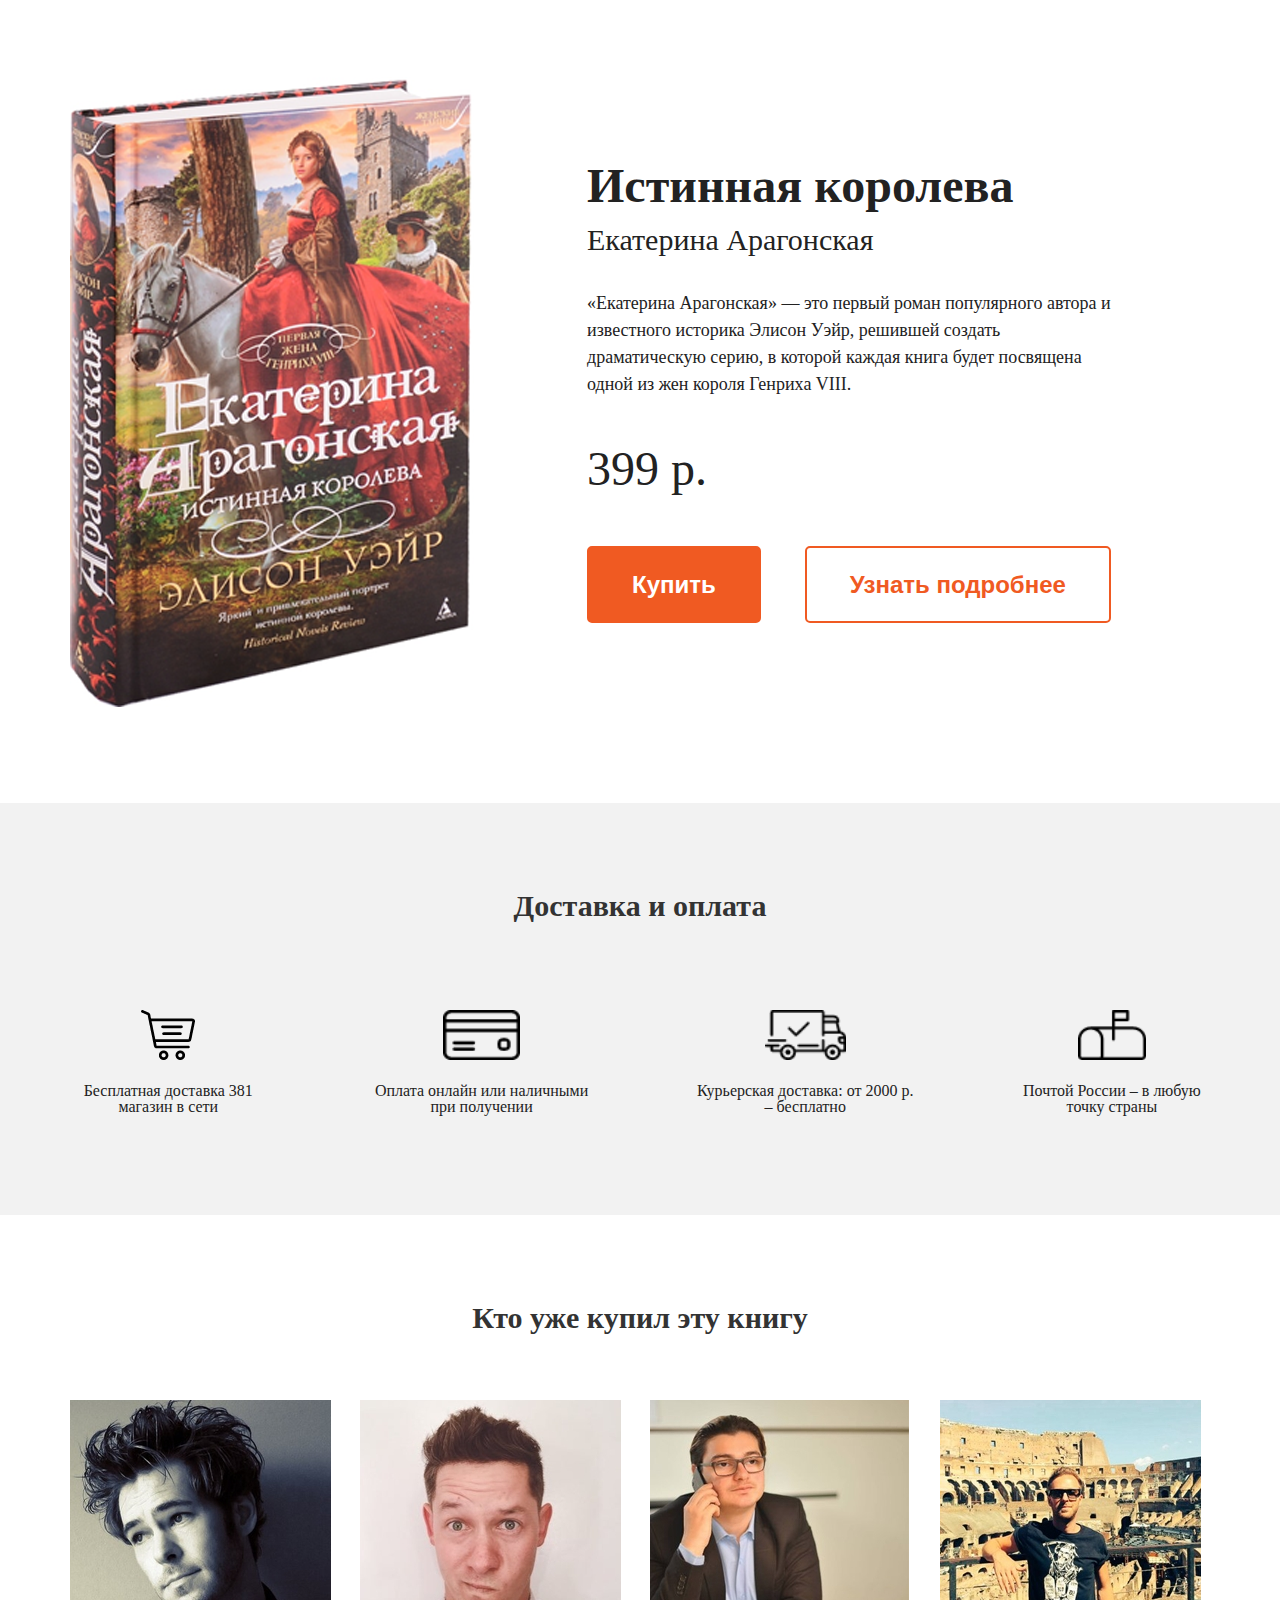
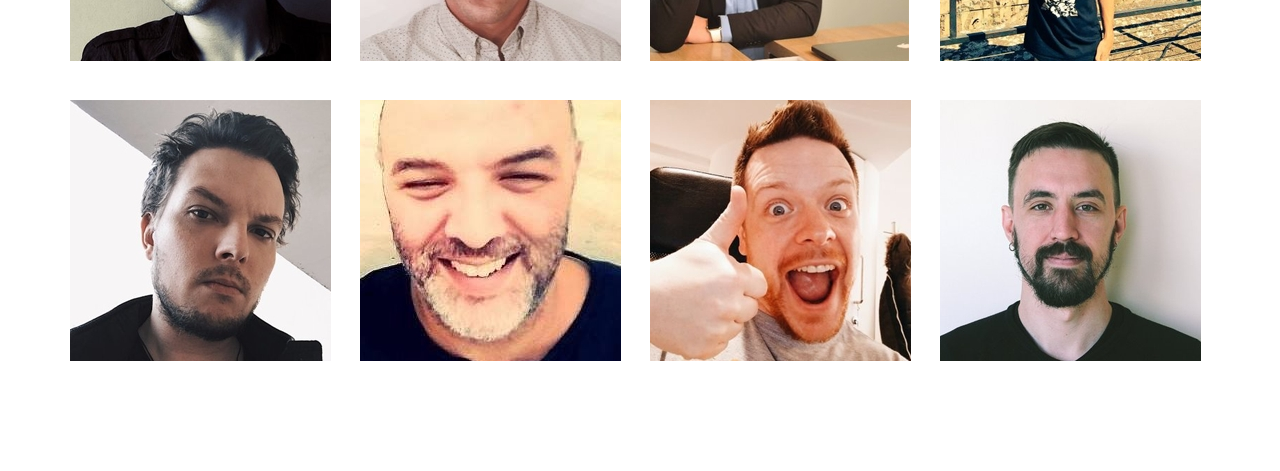
<file: maket1/src/index.html>
<!DOCTYPE html>
<html lang="en">
<head>
	<meta charset="UTF-8">
	<link rel="stylesheet" type="text/css" href="css/reset.css">
	<link rel="stylesheet" type="text/css" href="css/style.css">
	<title>Истинная королева - Екатерина Арагонская</title>
</head>
<body>
	<header class="header">
		<div class="container">
			<div class="header-img">
				<img src="img/header/book-img.png" alt="Екатерина Арагонская">
			<!-- /.header-img -->
			</div>
			<div class="header-text">

				<h1 class="header-text__title">Истинная королева</h1>
				<div class="header-text__subtitle">Екатерина Арагонская</div>
				<p class="header-text__descr">
				«Екатерина Арагонская» — это первый роман популярного автора и известного историка Элисон Уэйр, решившей создать драматическую серию, в которой каждая книга будет посвящена одной из жен короля Генриха VIII.
				</p>

				<div class="header-text__price">399 р.</div>

				<button class="button">Купить</button>
				<button class="button button-o">Узнать подробнее</button>
			</div>
			<!-- /.header-text -->
		</div>
		<!-- /.container -->
	</header>
	<!-- /.header -->

	<section class="features">
		<div class="container">
			
			<h2 class="section-title">Доставка и оплата</h2>
			
			<div class="features-block-container">
				<div class="features-block">
					<img class="features-block__img" src="img/section/cart.png" alt="Cart">
					<div class="features-block__text">Бесплатная доставка 381 магазин в сети</div>
				</div>

				<div class="features-block">
					<img class="features-block__img" src="img/section/card.png" alt="Card">
					<div class="features-block__text">Оплата онлайн или наличными при получении</div>
				</div>

				<div class="features-block">
					<img class="features-block__img" src="img/section/car.png" alt="Car">
					<div class="features-block__text">Курьерская доставка: от 2000 р. – бесплатно</div>
				</div>

				<div class="features-block">
					<img class="features-block__img" src="img/section/Mailbox.png" alt="Cartailbox">
					<div class="features-block__text">Почтой России – в любую точку страны</div>
				</div>
			</div>
				
		</div>
		<!-- /.container -->
	</section>
	<!-- /.features -->

	<section class="photo">
		<div class="container">
			
			<h2 class="section-title">Кто уже купил эту книгу</h2>

			<div class="photo-block">
				<img class="photo-block__img" src="img/section/img-1.jpg" alt="">
				<img class="photo-block__img" src="img/section/img-2.jpg" alt="">
				<img class="photo-block__img" src="img/section/img-3.jpg" alt="">
				<img class="photo-block__img" src="img/section/img-4.jpg" alt="">
				<img class="photo-block__img" src="img/section/img-8.jpg" alt="">
				<img class="photo-block__img" src="img/section/img-7.jpg" alt="">
				<img class="photo-block__img" src="img/section/img-6.jpg" alt="">
				<img class="photo-block__img" src="img/section/img-5.jpg" alt="">
			</div>

		</div>
	</section>
</html>
</file>
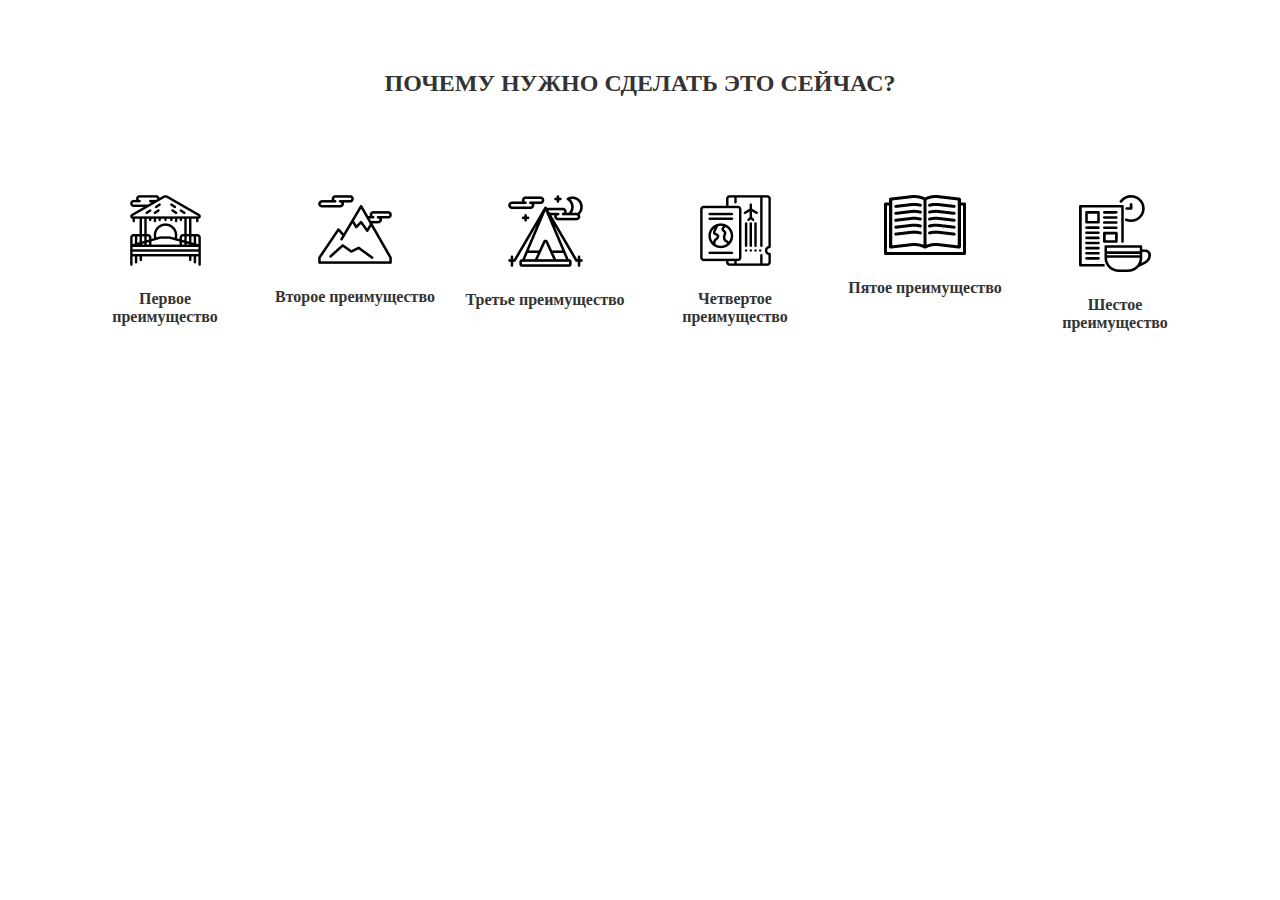
<file: maket2/src/index.html>
<!doctype html>
<html lang="en">
  <head>
    <!-- Required meta tags -->
    <meta charset="utf-8">
    <meta name="viewport" content="width=device-width, initial-scale=1, shrink-to-fit=no">

    <!-- Bootstrap CSS -->
    <link rel="stylesheet" type="text/css" href="css/bootstrap-grid.min.css">
    <link rel="stylesheet" type="text/css" href="css/style.css">

    <title>Hello, world!</title>
  </head>
  <body>
   <h1>Почему нужно сделать это сейчас?</h1>

			<div class="container">
			 <div class="row">

			   <div class="col-sm-12 col-md-6 col-lg-4 col-xl-2">
			   	<div class="container-img"><img src="img/img-1.png" alt="" ></div>     
			     <div class="container-descr">Первое преимущество</div>
			   </div>

			   <div class="col-sm-12 col-md-6 col-lg-4 col-xl-2">
			     <div class="container-img"><img src="img/img-2.png" alt="" ></div> 
			     <div class="container-descr">Второе преимущество</div>
			   </div>

			   <div class="col-sm-12 col-md-6 col-lg-4 col-xl-2">
			     <div class="container-img"><img src="img/img-3.png" alt="" ></div> 
			     <div class="container-descr">Третье преимущество</div>
			   </div>

			   <div class="col-sm-12 col-md-6 col-lg-4 col-xl-2">
			     <div class="container-img"><img src="img/img-4.png" alt="" ></div> 
			     <div class="container-descr">Четвертое преимущество</div>
			   </div>

			   <div class="col-sm-12 col-md-6 col-lg-4 col-xl-2">
			    	<div class="container-img"><img src="img/img-5.png" alt="" ></div> 
			     <div class="container-descr">Пятое преимущество</div>
			   </div>

			   <div class="col-sm-12 col-md-6 col-lg-4 col-xl-2">
			     <div class="container-img"><img src="img/img-6.png" alt="" ></div> 
			     <div class="container-descr">Шестое преимущество</div>
			   </div>

			 </div>
			</div>

  </body>
</html>
</file>
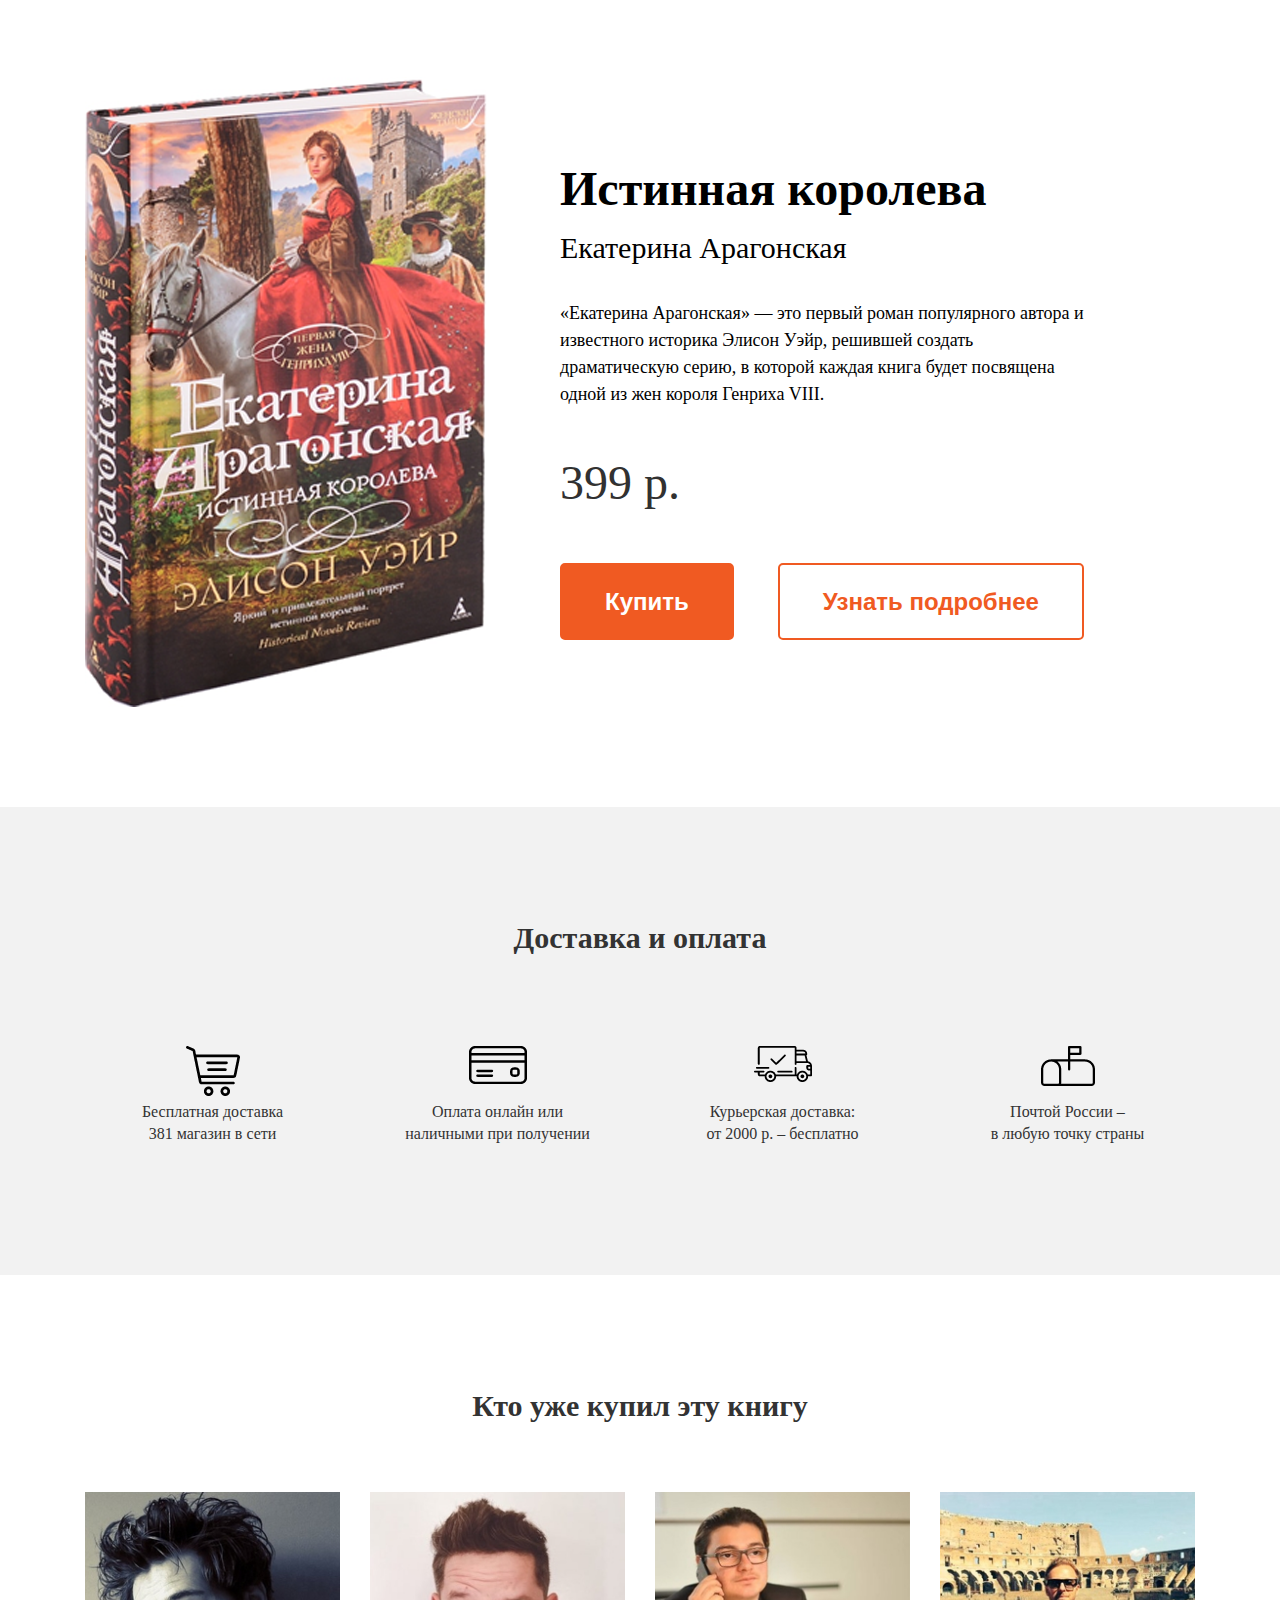
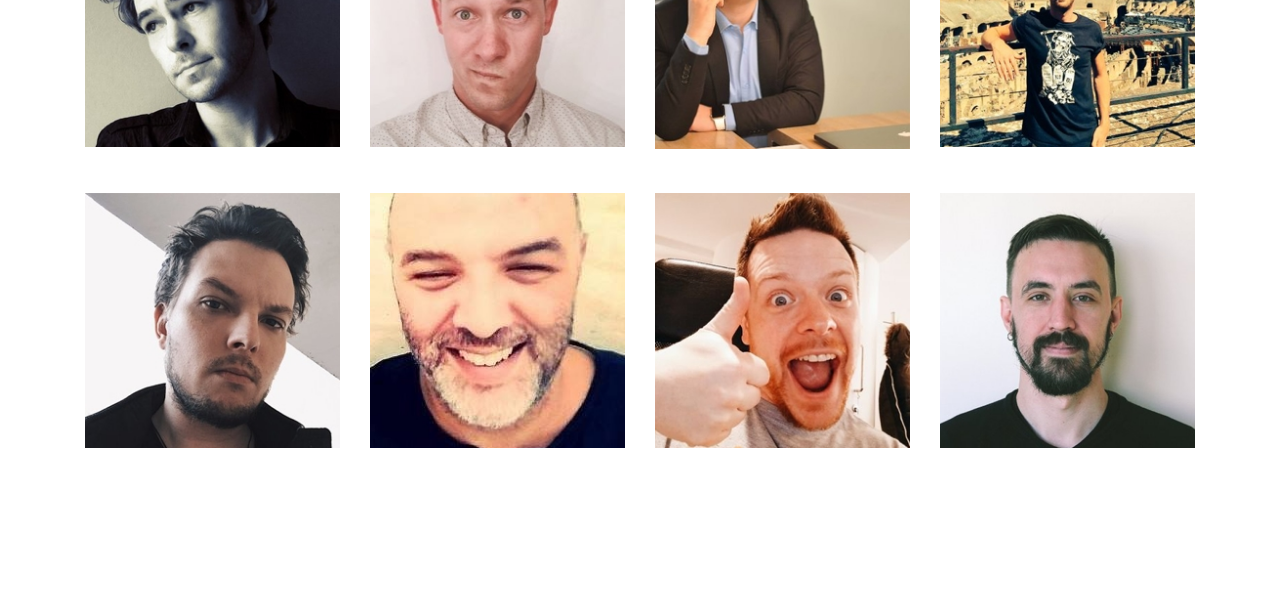
<file: maket3/src/index.html>
<!doctype html>
<html lang="en">
  <head>
    <!-- Required meta tags -->
    <meta charset="utf-8">
    <meta name="viewport" content="width=device-width, initial-scale=1, shrink-to-fit=no">

    <!-- Bootstrap CSS -->
    <link rel="stylesheet" type="text/css" href="css/bootstrap-grid.min.css">
    <link rel="stylesheet" type="text/css" href="css/style.css">

    <title>Hello, world!</title>
  </head>
  <body>
   
			<header class="header">
				<div class="container">
					<div class="row align-items-center">
						<div class="col-12 col-lg-5">
							<img src="img/header/book-img.png" alt="">
						</div>
						<div class="col-12 col-lg-7">
							<div class="header-text">
								<h1 class="header-text__title">Истинная королева</h1>
								<div class="header-text__subtitle">Екатерина Арагонская</div>
								<p class="header-text__descr">
									«Екатерина Арагонская» — это первый роман популярного автора и известного историка Элисон Уэйр, решившей создать драматическую серию, в которой каждая книга будет посвящена одной из жен короля Генриха VIII.
								</p>
								<div class="header-text__price">399 р.</div>
								<div class="header-text__buttons">
									<button class="button">Купить</button>
									<button class="button button-o">Узнать подробнее</button>
								</div>
							</div>
						</div>
					</div>
				</div>
			</header>
			
			<section class="features">
				<div class="container">
					<h2 class="section-title">Доставка и оплата</h2>
					<div class="row">
						<div class="col-12 col-sm-6 col-lg-3">
							<div class="features__img">
								<img src="img/section/cart.png" alt="">	
							</div>
							<div class="features__text">Бесплатная доставка <br> 381 магазин в сети</div>
						</div>
						<div class="col-12 col-sm-6 col-lg-3">
							<div class="features__img">
								<img src="img/section/card.png" alt="">
							</div>
							<div class="features__text">Оплата онлайн или <br> наличными при получении</div>
						</div>
						<div class="col-12 col-sm-6 col-lg-3">
							<div class="features__img">
								<img src="img/section/car.png" alt="">
							</div>
							<div class="features__text">Курьерская доставка: <br> от 2000 р. – бесплатно</div>
						</div>
						<div class="col-12 col-sm-6 col-lg-3">
							<div class="features__img">
								<img src="img/section/Mailbox.png" alt="">
							</div>
							<div class="features__text">Почтой России – <br> в любую точку страны</div>
						</div>
					</div>
				</div>
			</section>

			<section class="photo">
				<div class="container">
					
					<h2 class="photo-title">Кто уже купил эту книгу</h2>
					<div class="row">
						<div class="col-12 col-sm-6 col-lg-3">
							<div class="photo-block">
								<img src="img/section/img-1.jpg" alt="">
							</div>
						</div>
						<div class="col-12 col-sm-6 col-lg-3">
							<div class="photo-block">
								<img src="img/section/img-2.jpg" alt="">
							</div>
						</div>
						<div class="col-12 col-sm-6 col-lg-3">
							<div class="photo-block">
								<img src="img/section/img-3.jpg" alt="">
							</div>
						</div>
						<div class="col-12 col-sm-6 col-lg-3">
							<div class="photo-block">
								<img src="img/section/img-4.jpg" alt="">
							</div>
						</div>
						<div class="col-12 col-sm-6 col-lg-3">
							<div class="photo-block">
								<img src="img/section/img-8.jpg" alt="">
							</div>
						</div>
						<div class="col-12 col-sm-6 col-lg-3">
							<div class="photo-block">
								<img src="img/section/img-7.jpg" alt="">
							</div>
						</div>
						<div class="col-12 col-sm-6 col-lg-3">
							<div class="photo-block">
								<img src="img/section/img-6.jpg" alt="">
							</div>
						</div>
						<div class="col-12 col-sm-6 col-lg-3">
							<div class="photo-block">
								<img src="img/section/img-5.jpg" alt="">
							</div>
						</div>
					</div>
					
				</div>
			</section>

  </body>
</html>
</file>
<file: maket1/src/css/style.css>
body {
	font-family: Tahoma;
}
.container {
	width: 1140px;
	margin: 0 auto;
}

.header {
	padding-top: 77px;
	padding-bottom: 96px;
}

.header-img {
	display: inline-block;
	width: 45%;
	vertical-align: middle;
}

.header-text {
	display: inline-block;
	width: 54%;
	vertical-align: middle;
}

.header-text__title {
	font-size: 48px;
	font-weight: 700;
	margin-bottom: 15px;
}

.header-text__subtitle {
	font-size: 30px;
	font-weight: 400;
	margin-bottom: 35px;
}

.header-text__descr {
	font-size: 18px;
	font-weight: 400;
	line-height: 27px;
	margin-bottom: 47px;
	max-width: 530px;
}

.header-text__price {
	font-size: 48px;
	font-weight: 400;
	margin-bottom: 53px;
}

.button {
	border-radius: 5px;
	border: 2px solid #f05a22;
	background-color: #f05a22;
	font-size: 24px;
	font-weight: 700;
	line-height: 27px;
	color: #ffffff;
	padding: 23px 43px;
}

.button-o {
	margin-left: 40px;
	color: #f05a22;
	background-color: transparent;
	border: 2px solid #f05a22;
}

.features {
	background-color: #f2f2f2;
}

.section-title {
	font-size: 30px;
	font-weight: 700;
	line-height: 27px;
	text-align: center;
	color: #333333;
	padding-top: 89px;
}

.features-block-container {
	display: flex;
	justify-content: center;
	align-items: center;
	margin-top: 91px;
}

.features-block {
	text-align: center;
	margin-right: 100px;
	margin-bottom: 100px;
}

.features-block:last-child {
	margin-right: 0;
}

.features-block__img {
	min-height: 50px;
	margin-bottom: 23px;
}

.photo-block {
	margin-top: 69px;
	margin-bottom: 111px;
	display: grid;
	grid-template-columns: 260px 260px 260px 260px;
	grid-template-rows: 260px 260px;
	grid-column-gap: 30px;
	grid-row-gap: 40px;
}
</file>
<file: maket2/src/css/style.css>
body {
	margin: 0;
	padding: 0;
	font-family: Tahoma;
}

h1 {
	color: #333333;
	font-size: 24px;
	font-weight: 700;
	text-transform: uppercase;
	text-align: center;
	margin-top: 70px;
}

.container-img {
	margin-top: 82px;
	text-align: center;
}

.container-descr {
	color: #333333;
	font-size: 16px;
	font-weight: 700;
	text-align: center;
	margin-top: 20px;
}

.container {
	margin-bottom: 97px;
}
</file>
<file: maket3/src/css/style.css>
body {
	margin: 0;
	padding: 0;
	font-family: Tahoma;
}

img {
	max-width: 100%;
}

.header {
	padding-top: 77px;
	padding-bottom: 96px;
}

.header-text__title {
	font-size: 48px;
	font-weight: 700;
	margin-bottom: 15px;
}

.header-text__subtitle {
	font-size: 30px;
	font-weight: 400;
	margin-bottom: 35px;
}

.header-text__descr {
	font-size: 18px;
	font-weight: 400;
	line-height: 27px;
	margin-bottom: 47px;
	max-width: 530px;
}

.header-text__price {
	font-size: 48px;
	font-weight: 400;
	margin-bottom: 53px;
	color: #313131;
}

.button {
	margin-bottom: 20px;
	margin-right: 40px;
	border-radius: 5px;
	border: 2px solid #f05a22;
	background-color: #f05a22;
	font-size: 24px;
	font-weight: 700;
	line-height: 27px;
	color: #ffffff;
	padding: 23px 43px;
}

.button-o {
	color: #f05a22;
	background-color: transparent;
	border: 2px solid #f05a22;
}

.features {
	background-color: #f2f2f2;
	padding-top: 89px;
	padding-bottom: 100px;
	text-align: center;
}

.section-title {
	font-size: 30px;
	font-weight: 700;
	color: #333333;
	margin-bottom: 91px;
}

.features__img {
	min-height: 55px;
}

.features__text {
	font-weight: 400;
	line-height: 22px;
	color: #333333;
	margin-bottom: 30px;
}

.photo {
	padding-top: 89px;
	padding-bottom: 111px;
}

.photo-title {
	font-size: 30px;
	font-weight: 700;
	color: #333333;
	text-align: center;
	margin-bottom: 69px;
}

.photo-block {
	text-align: center;
	margin-bottom: 40px;
}
</file>
